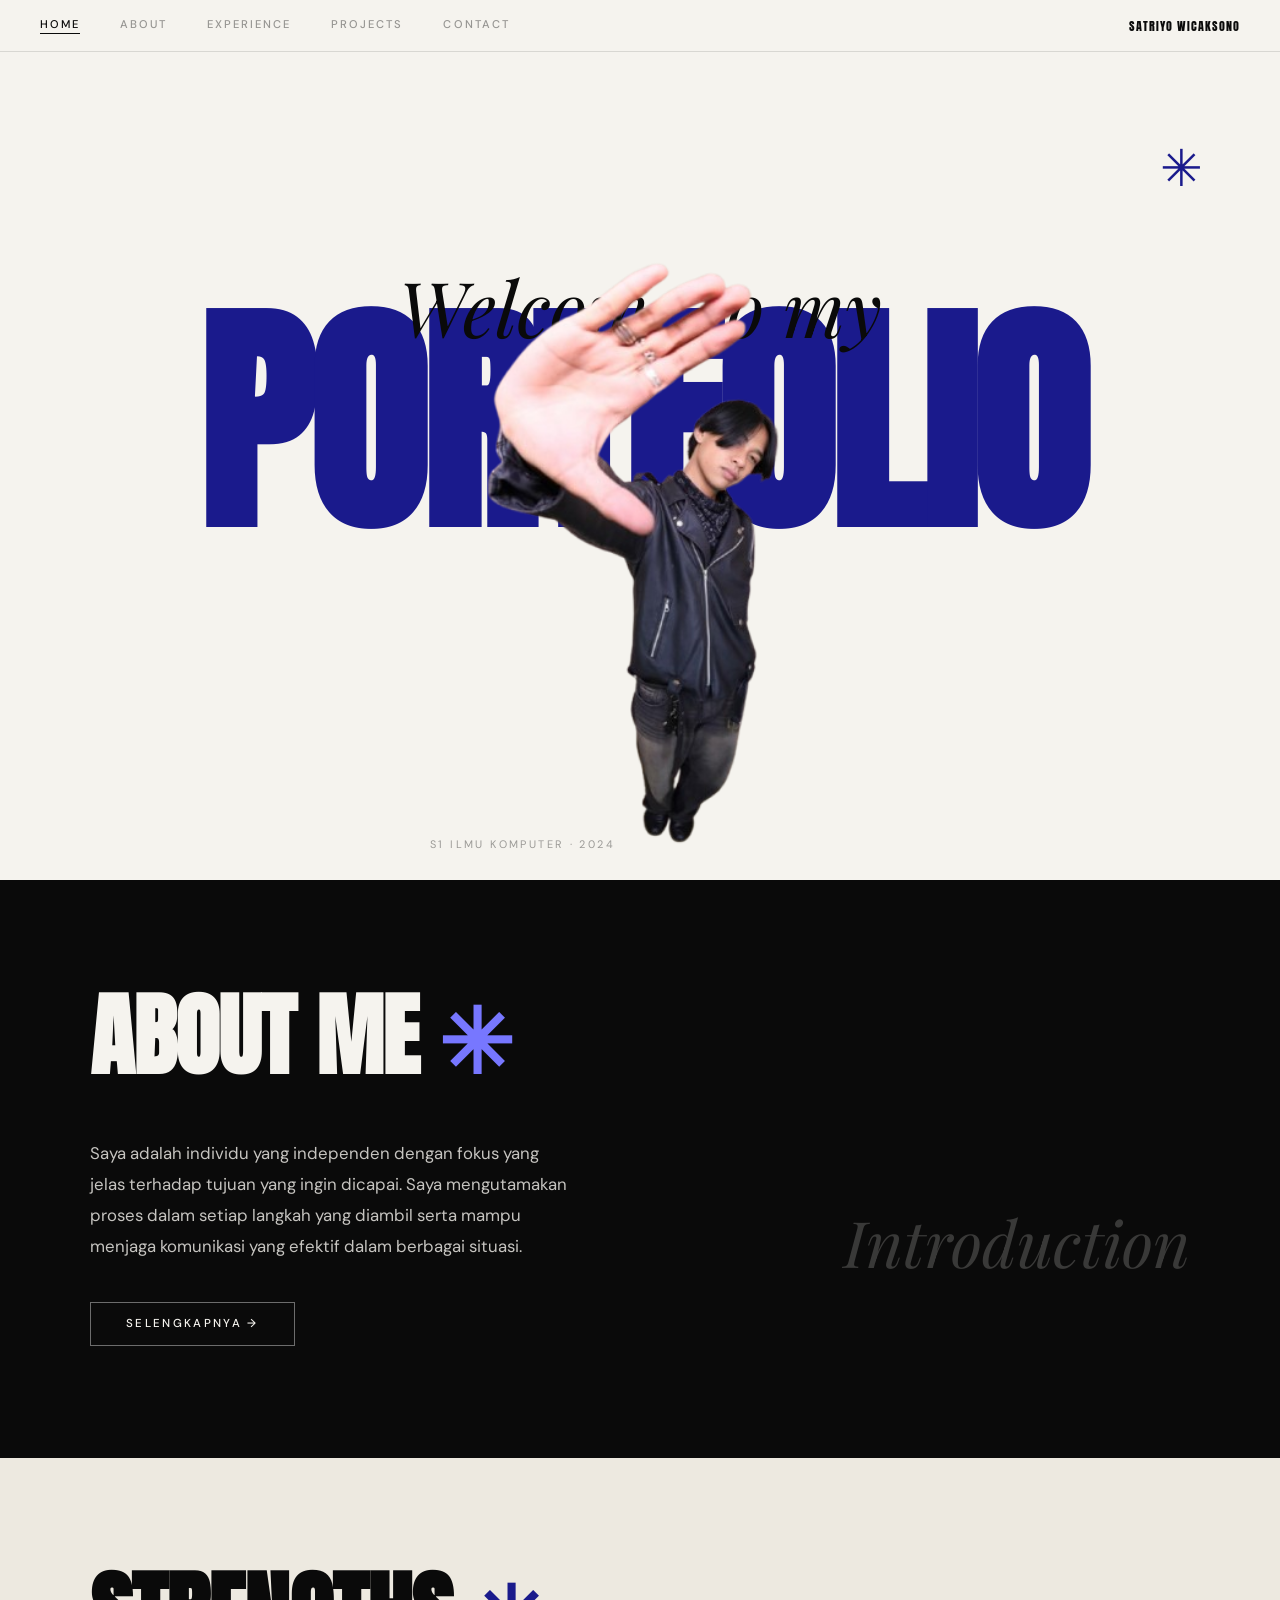
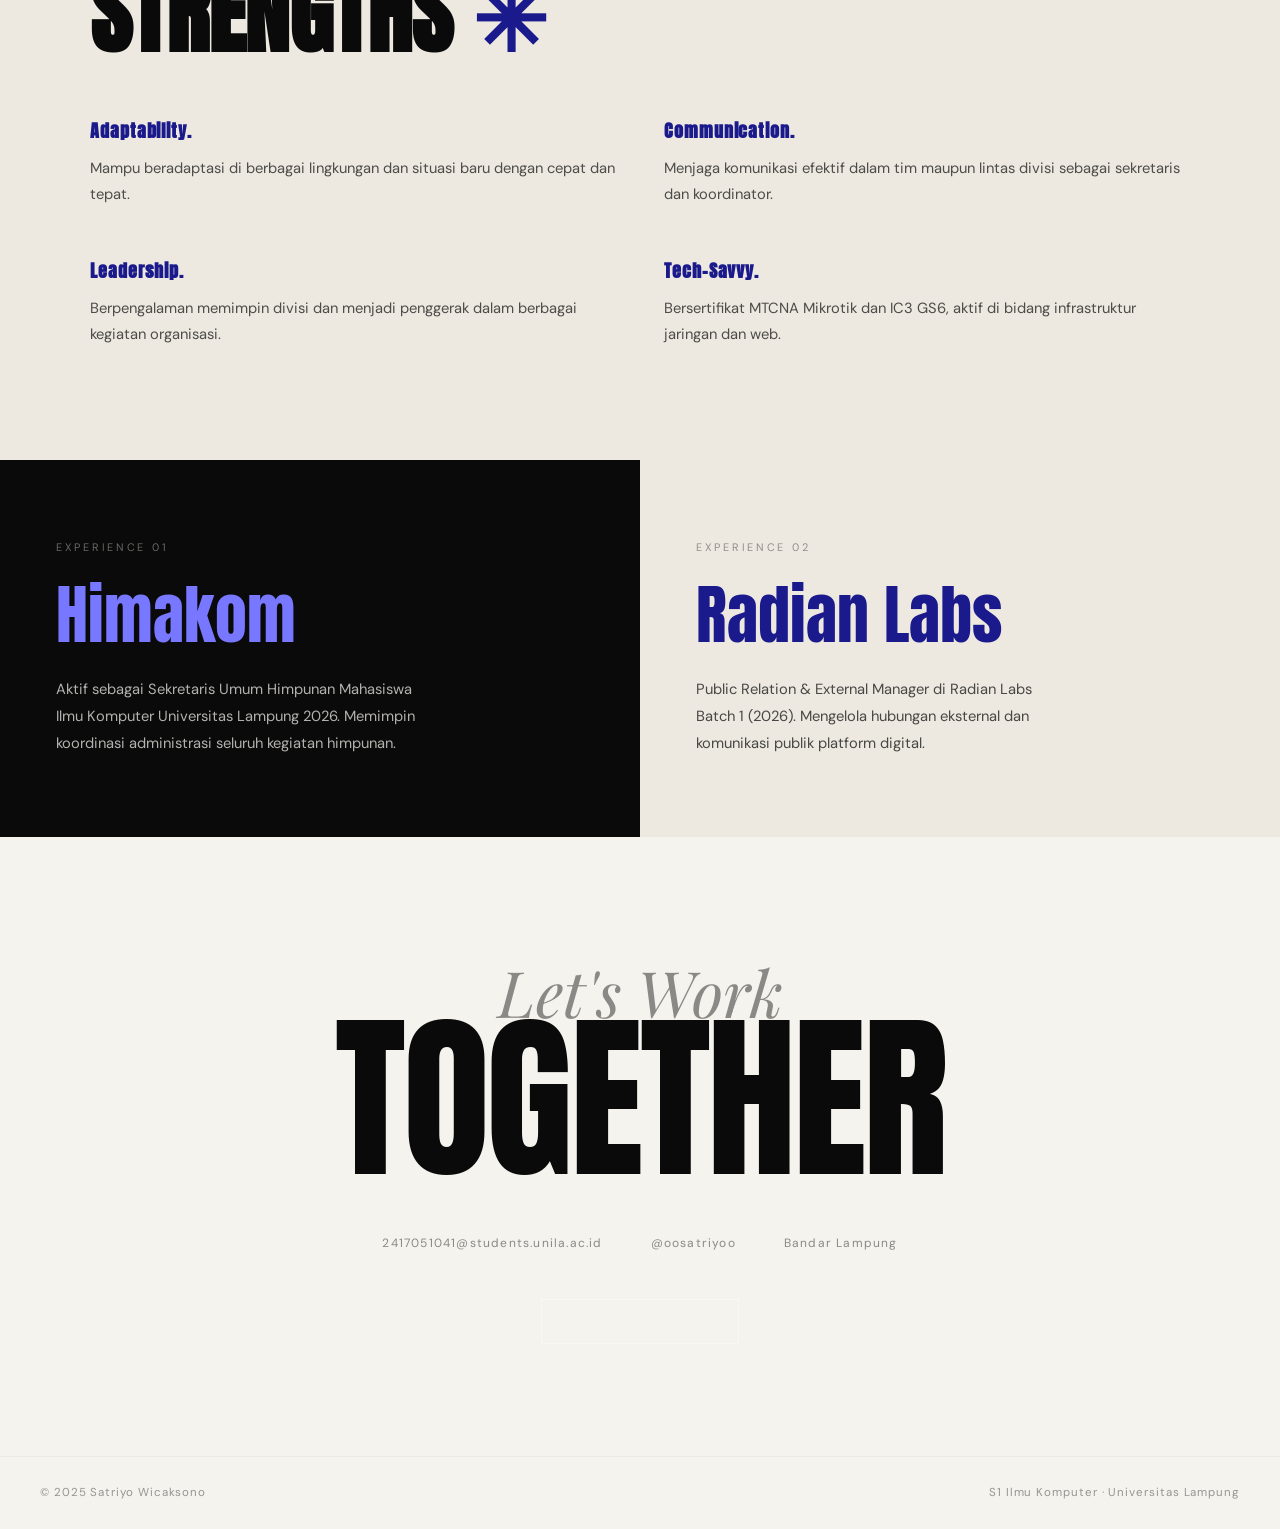
<file: index.html>
<!DOCTYPE html>
<html lang="id">
<head>
<meta charset="UTF-8">
<meta name="viewport" content="width=device-width, initial-scale=1.0">
<title>Satriyo Wicaksono — Portfolio</title>
<link href="https://fonts.googleapis.com/css2?family=Anton&family=DM+Sans:ital,opsz,wght@0,9..40,300;0,9..40,400;0,9..40,500;1,9..40,300&family=Playfair+Display:ital@1&display=swap" rel="stylesheet">
<link rel="stylesheet" href="style.css">
</head>
<body>

<header class="nav-top">
  <nav class="page-nav">
    <a href="index.html" class="active">HOME</a>
    <a href="about.html">ABOUT</a>
    <a href="experience.html">EXPERIENCE</a>
    <a href="projects.html">PROJECTS</a>
    <a href="contact.html">CONTACT</a>
  </nav>
  <span class="nav-side nav-logo">SATRIYO WICAKSONO</span>
</header>

<section class="hero">
  <h1 class="hero-title">PORTFOLIO</h1>
  <span class="hero-script">Welcome to my</span>
  <div class="hero-asterisk">✳</div>
  <div class="hero-img-wrap">
    <!-- Ganti dengan: <img src="foto-nobg.png" alt="Satriyo Wicaksono"> -->
<div class="hero-img-placeholder">
  <img src="assets/satriyo.png" alt="Foto Satriyo">
</div>
  <div class="hero-tag">S1 ILMU KOMPUTER · 2024</div>
</section>

<section class="band dark">
  <div class="band-inner">
    <h2 class="band-head">ABOUT ME <span class="band-star">✳</span></h2>
    <div class="band-content">
      <div class="band-text">
        <p>Saya adalah individu yang independen dengan fokus yang jelas terhadap tujuan yang ingin dicapai. Saya mengutamakan proses dalam setiap langkah yang diambil serta mampu menjaga komunikasi yang efektif dalam berbagai situasi.</p>
        <a href="about.html" class="btn-outline-light">SELENGKAPNYA →</a>
      </div>
      <div class="band-script">Introduction</div>
    </div>
  </div>
</section>

<section class="band light">
  <div class="band-inner">
    <h2 class="band-head dark-text">STRENGTHS <span class="band-star">✳</span></h2>
    <div class="strengths-grid">
      <div class="strength-item">
        <h3>Adaptability.</h3>
        <p>Mampu beradaptasi di berbagai lingkungan dan situasi baru dengan cepat dan tepat.</p>
      </div>
      <div class="strength-item">
        <h3>Communication.</h3>
        <p>Menjaga komunikasi efektif dalam tim maupun lintas divisi sebagai sekretaris dan koordinator.</p>
      </div>
      <div class="strength-item">
        <h3>Leadership.</h3>
        <p>Berpengalaman memimpin divisi dan menjadi penggerak dalam berbagai kegiatan organisasi.</p>
      </div>
      <div class="strength-item">
        <h3>Tech-Savvy.</h3>
        <p>Bersertifikat MTCNA Mikrotik dan IC3 GS6, aktif di bidang infrastruktur jaringan dan web.</p>
      </div>
    </div>
  </div>
</section>

<section class="exp-preview">
  <div class="exp-prev-item dark">
    <div class="exp-label">EXPERIENCE 01</div>
    <div class="exp-prev-title">Himakom</div>
    <p>Aktif sebagai Sekretaris Umum Himpunan Mahasiswa Ilmu Komputer Universitas Lampung 2026. Memimpin koordinasi administrasi seluruh kegiatan himpunan.</p>
  </div>
  <div class="exp-prev-item light">
    <div class="exp-label">EXPERIENCE 02</div>
    <div class="exp-prev-title accent">Radian Labs</div>
    <p>Public Relation & External Manager di Radian Labs Batch 1 (2026). Mengelola hubungan eksternal dan komunikasi publik platform digital.</p>
  </div>
</section>

<section class="cta dark">
  <div class="cta-script">Let's Work</div>
  <div class="cta-big">TOGETHER</div>
  <div class="cta-contacts">
    <span>2417051041@students.unila.ac.id</span>
    <span>@oosatriyoo</span>
    <span>Bandar Lampung</span>
  </div>
  <a href="contact.html" class="btn-outline-light cta-btn">HUBUNGI SAYA →</a>
</section>

<footer class="footer">
  <span>© 2025 Satriyo Wicaksono</span>
  <span>S1 Ilmu Komputer · Universitas Lampung</span>
</footer>

<script src="main.js"></script>
</body>
</html>
</file>
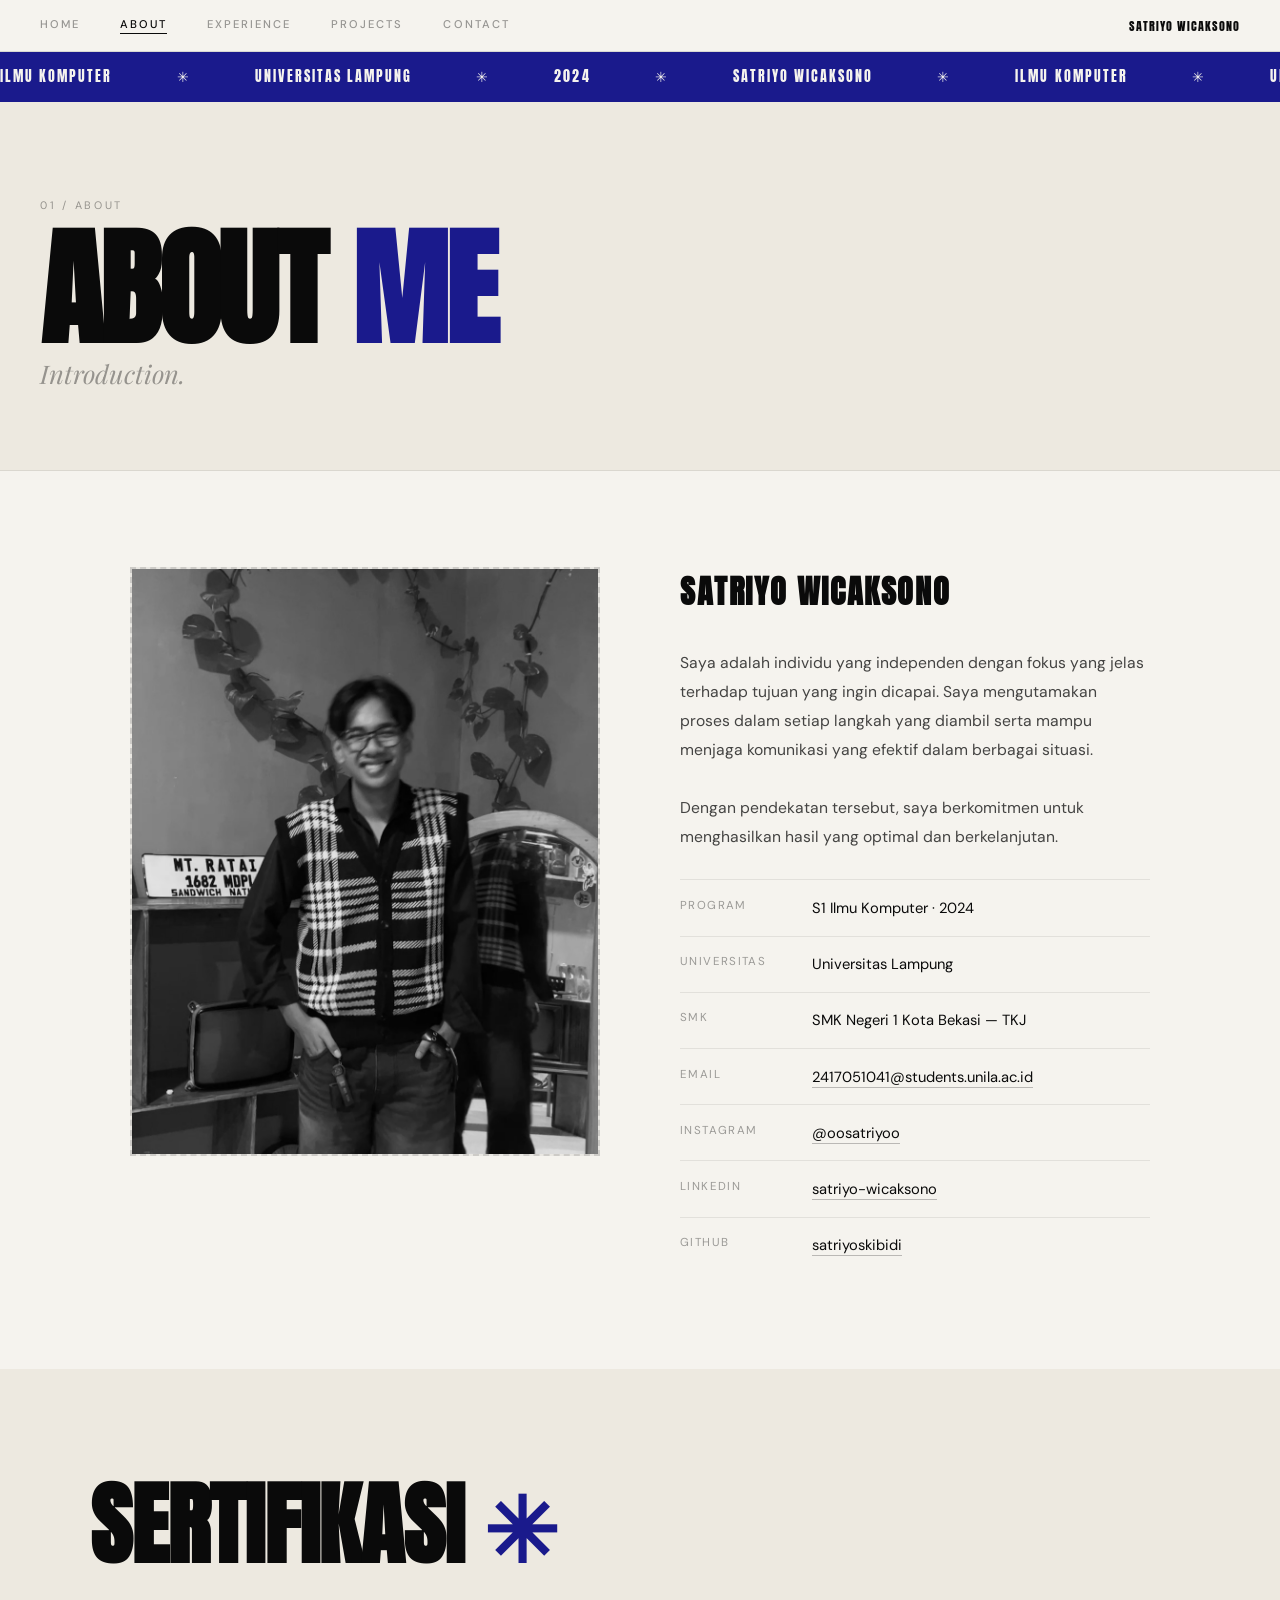
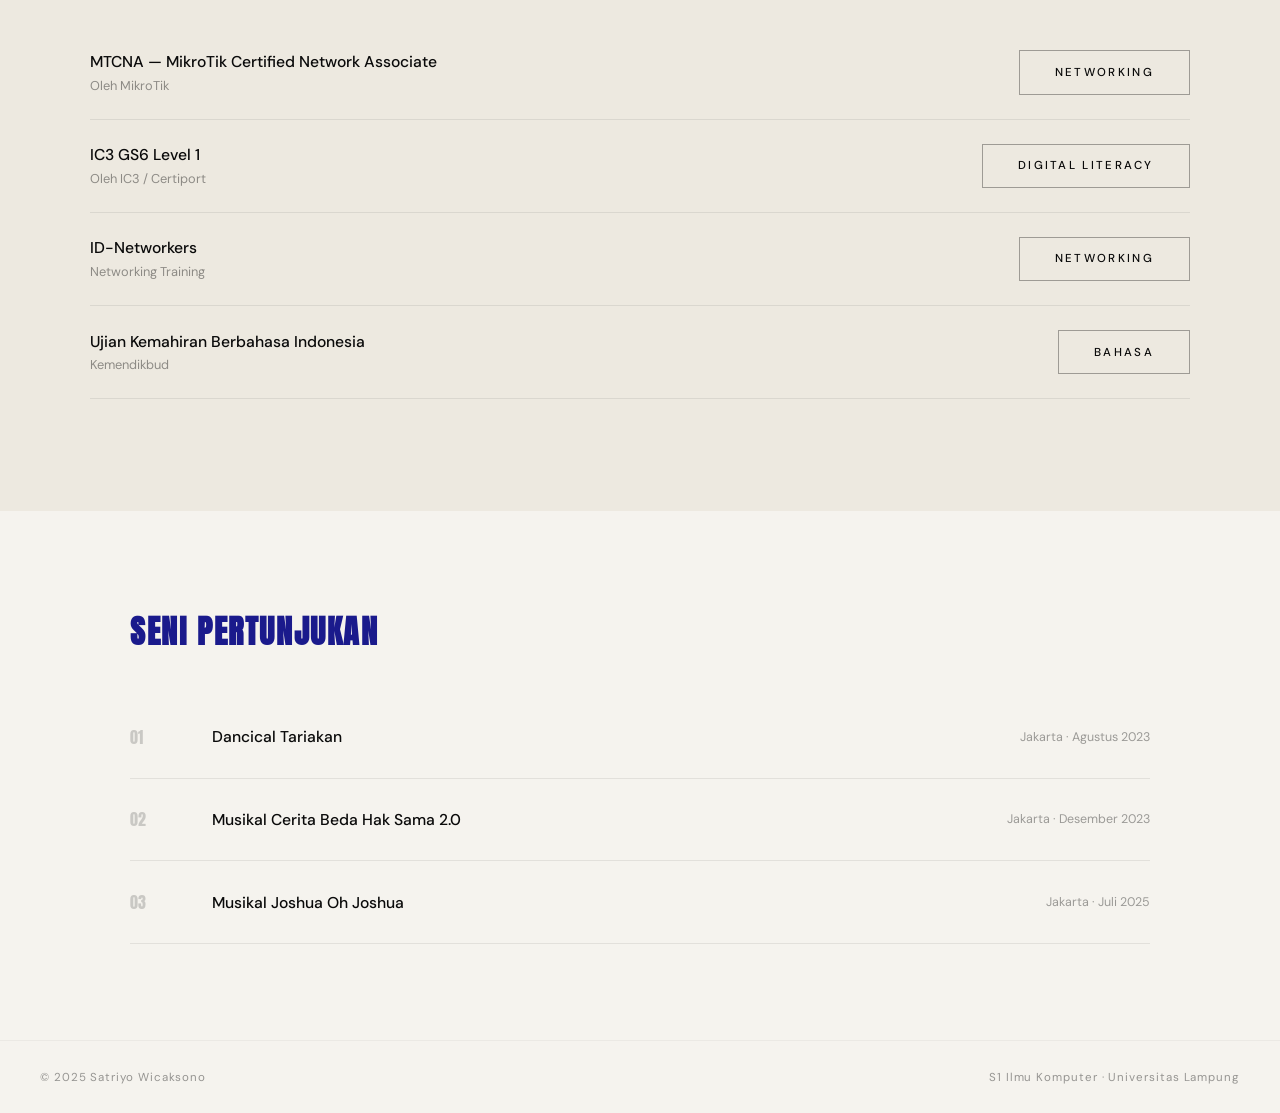
<file: about.html>
<!DOCTYPE html>
<html lang="id">
<head>
<meta charset="UTF-8">
<meta name="viewport" content="width=device-width, initial-scale=1.0">
<title>About — Satriyo Wicaksono</title>
<link href="https://fonts.googleapis.com/css2?family=Anton&family=DM+Sans:ital,opsz,wght@0,9..40,300;0,9..40,400;0,9..40,500;1,9..40,300&family=Playfair+Display:ital@1&display=swap" rel="stylesheet">
<link rel="stylesheet" href="style.css">
</head>
<body>

<header class="nav-top">
  <nav class="page-nav">
    <a href="index.html">HOME</a>
    <a href="about.html" class="active">ABOUT</a>
    <a href="experience.html">EXPERIENCE</a>
    <a href="projects.html">PROJECTS</a>
    <a href="contact.html">CONTACT</a>
  </nav>
  <span class="nav-side nav-logo">SATRIYO WICAKSONO</span>
</header>

<div class="ticker">
  <div class="ticker-inner">
    <span>ILMU KOMPUTER</span><span>✳</span><span>UNIVERSITAS LAMPUNG</span><span>✳</span>
    <span>2024</span><span>✳</span><span>SATRIYO WICAKSONO</span><span>✳</span>
    <span>ILMU KOMPUTER</span><span>✳</span><span>UNIVERSITAS LAMPUNG</span><span>✳</span>
    <span>2024</span><span>✳</span><span>SATRIYO WICAKSONO</span><span>✳</span>
  </div>
</div>

<div class="page-hero">
  <span class="label">01 / ABOUT</span>
  <h1>ABOUT <span>ME</span></h1>
  <div class="subtitle">Introduction.</div>
</div>

<div class="section-content">
  <div class="about-grid">
    <div class="about-photo">
      <div>
  <img src="assets/profile.jpeg" alt="Satriyo Wicaksono">
</div>
    </div>
    <div class="about-info">
      <h2>SATRIYO WICAKSONO</h2>
      <p>Saya adalah individu yang independen dengan fokus yang jelas terhadap tujuan yang ingin dicapai. Saya mengutamakan proses dalam setiap langkah yang diambil serta mampu menjaga komunikasi yang efektif dalam berbagai situasi.</p>
      <p>Dengan pendekatan tersebut, saya berkomitmen untuk menghasilkan hasil yang optimal dan berkelanjutan.</p>
      <div class="info-row"><span class="info-label">Program</span><span class="info-value">S1 Ilmu Komputer · 2024</span></div>
      <div class="info-row"><span class="info-label">Universitas</span><span class="info-value">Universitas Lampung</span></div>
      <div class="info-row"><span class="info-label">SMK</span><span class="info-value">SMK Negeri 1 Kota Bekasi — TKJ</span></div>
      <div class="info-row"><span class="info-label">Email</span><span class="info-value"><a href="mailto:2417051041@students.unila.ac.id">2417051041@students.unila.ac.id</a></span></div>
      <div class="info-row"><span class="info-label">Instagram</span><span class="info-value"><a href="https://instagram.com/oosatriyoo" target="_blank">@oosatriyoo</a></span></div>
      <div class="info-row"><span class="info-label">LinkedIn</span><span class="info-value"><a href="https://www.linkedin.com/in/satriyo-wicaksono-63020828b" target="_blank">satriyo-wicaksono</a></span></div>
      <div class="info-row"><span class="info-label">GitHub</span><span class="info-value"><a href="https://github.com/satriyoskibidi" target="_blank">satriyoskibidi</a></span></div>
    </div>
  </div>
</div>

<div class="band light">
  <div class="band-inner">
    <h2 class="band-head dark-text">SERTIFIKASI <span class="band-star">✳</span></h2>
    <div class="cert-list">
      <div class="cert-item">
        <div><div class="cert-name">MTCNA — MikroTik Certified Network Associate</div><div class="cert-by">Oleh MikroTik</div></div>
        <span class="btn-outline-dark">NETWORKING</span>
      </div>
      <div class="cert-item">
        <div><div class="cert-name">IC3 GS6 Level 1</div><div class="cert-by">Oleh IC3 / Certiport</div></div>
        <span class="btn-outline-dark">DIGITAL LITERACY</span>
      </div>
      <div class="cert-item">
        <div><div class="cert-name">ID-Networkers</div><div class="cert-by">Networking Training</div></div>
        <span class="btn-outline-dark">NETWORKING</span>
      </div>
      <div class="cert-item">
        <div><div class="cert-name">Ujian Kemahiran Berbahasa Indonesia</div><div class="cert-by">Kemendikbud</div></div>
        <span class="btn-outline-dark">BAHASA</span>
      </div>
    </div>
  </div>
</div>

<div class="section-content">
  <h2 style="font-family:var(--font-display);font-size:2rem;letter-spacing:0.05em;margin-bottom:2.5rem;color:var(--accent);">SENI PERTUNJUKAN</h2>
  <div class="seni-list">
    <div class="seni-item"><span class="seni-num">01</span><span class="seni-title">Dancical Tariakan</span><span class="seni-date">Jakarta · Agustus 2023</span></div>
    <div class="seni-item"><span class="seni-num">02</span><span class="seni-title">Musikal Cerita Beda Hak Sama 2.0</span><span class="seni-date">Jakarta · Desember 2023</span></div>
    <div class="seni-item"><span class="seni-num">03</span><span class="seni-title">Musikal Joshua Oh Joshua</span><span class="seni-date">Jakarta · Juli 2025</span></div>
  </div>
</div>

<footer class="footer">
  <span>© 2025 Satriyo Wicaksono</span>
  <span>S1 Ilmu Komputer · Universitas Lampung</span>
</footer>

<script src="main.js"></script>
</body>
</html>
</file>
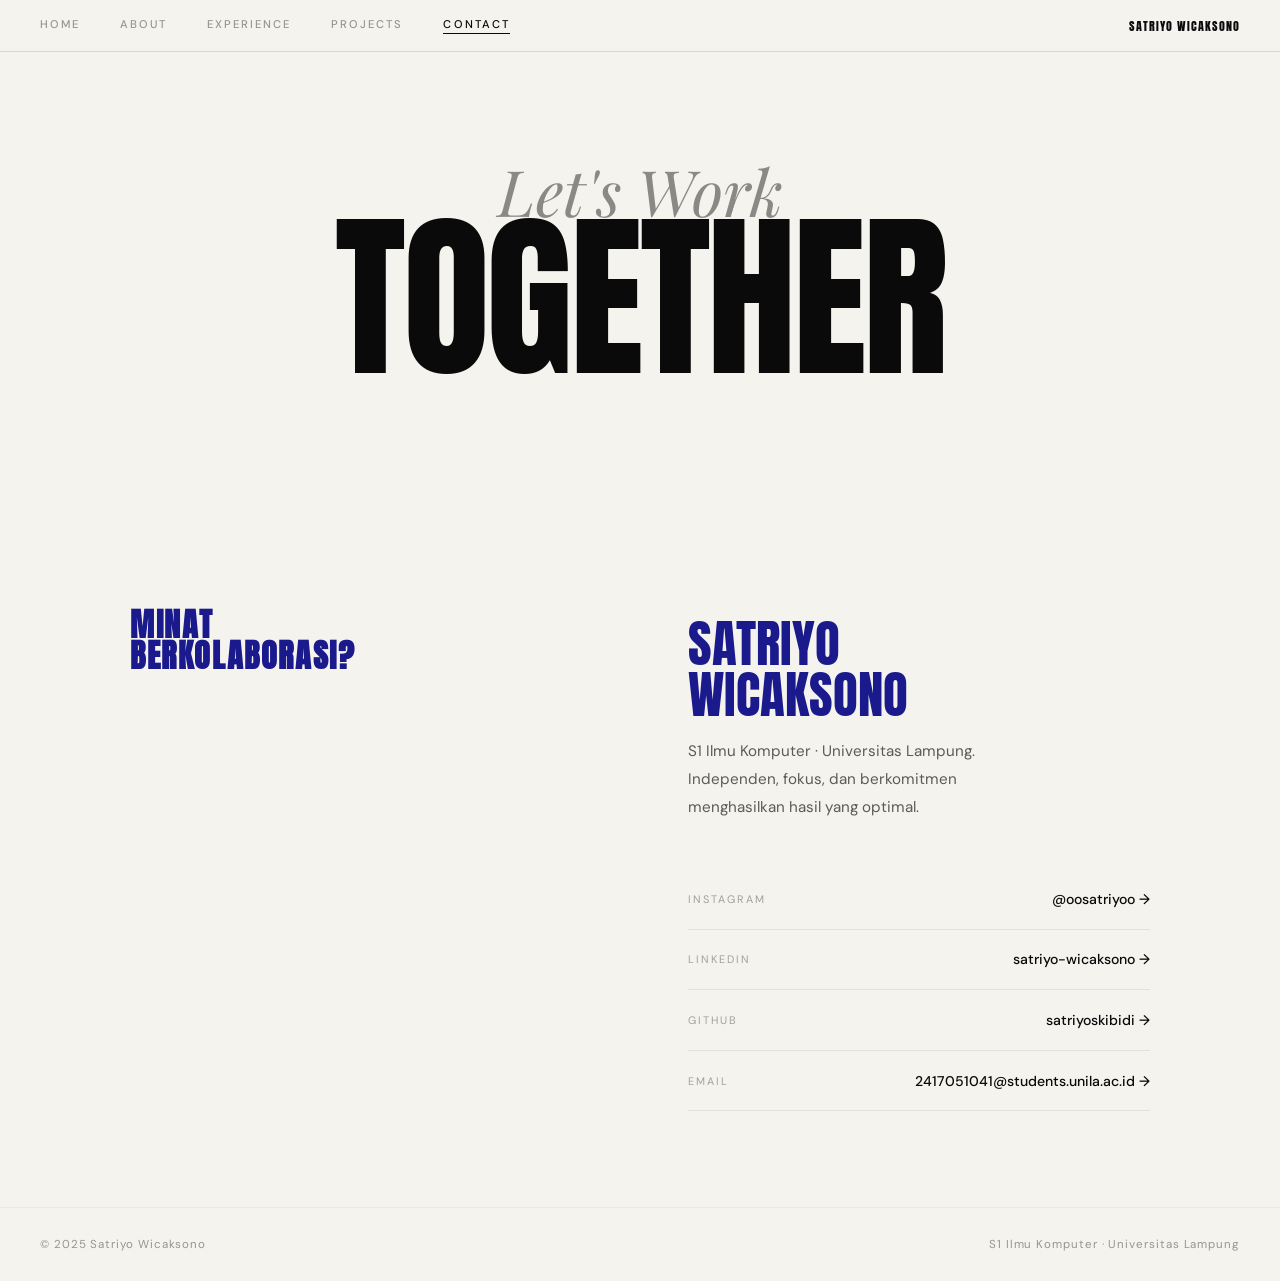
<file: contact.html>
<!DOCTYPE html>
<html lang="id">
<head>
<meta charset="UTF-8">
<meta name="viewport" content="width=device-width, initial-scale=1.0">
<title>Contact — Satriyo Wicaksono</title>

<link href="https://fonts.googleapis.com/css2?family=Anton&family=DM+Sans:ital,opsz,wght@0,9..40,300;0,9..40,400;0,9..40,500;1,9..40,300&family=Playfair+Display:ital@1&display=swap" rel="stylesheet">
<link rel="stylesheet" href="style.css">
</head>

<body>

<header class="nav-top">
  <nav class="page-nav">
    <a href="index.html">HOME</a>
    <a href="about.html">ABOUT</a>
    <a href="experience.html">EXPERIENCE</a>
    <a href="projects.html">PROJECTS</a>
    <a href="contact.html" class="active">CONTACT</a>
  </nav>
  <span class="nav-side nav-logo">SATRIYO WICAKSONO</span>
</header>

<section class="cta dark" style="padding:6rem 2.5rem 5rem;">
  <div class="cta-script">Let's Work</div>
  <div class="cta-big">TOGETHER</div>
</section>

<div class="section-content">
  <div class="contact-grid">

    <div class="contact-info">
      <h2 class="cta-left">
        MINAT<br>BERKOLABORASI?
      </h2>
    </div>

    <div style="display:flex;flex-direction:column;gap:3rem;padding-top:0.5rem;">
      
      <div>
        <div style="font-family:var(--font-display);font-size:clamp(2rem,4vw,3.5rem);line-height:1;color:var(--accent);margin-bottom:1rem;">
          SATRIYO<br>WICAKSONO
        </div>
        <p style="font-size:0.95rem;line-height:1.85;opacity:0.65;max-width:34ch;">
          S1 Ilmu Komputer · Universitas Lampung. Independen, fokus, dan berkomitmen menghasilkan hasil yang optimal.
        </p>
      </div>

      <div style="display:flex;flex-direction:column;gap:0;">
        <a href="https://instagram.com/oosatriyoo" target="_blank" class="sosmed-row">
          <span class="sosmed-label">INSTAGRAM</span>
          <span class="sosmed-handle">@oosatriyoo →</span>
        </a>
        <a href="https://www.linkedin.com/in/satriyo-wicaksono-63020828b" target="_blank" class="sosmed-row">
          <span class="sosmed-label">LINKEDIN</span>
          <span class="sosmed-handle">satriyo-wicaksono →</span>
        </a>
        <a href="https://github.com/satriyoskibidi" target="_blank" class="sosmed-row">
          <span class="sosmed-label">GITHUB</span>
          <span class="sosmed-handle">satriyoskibidi →</span>
        </a>
        <a href="mailto:2417051041@students.unila.ac.id" class="sosmed-row">
          <span class="sosmed-label">EMAIL</span>
          <span class="sosmed-handle">2417051041@students.unila.ac.id →</span>
        </a>
      </div>

    </div>

  </div>
</div>

<footer class="footer">
  <span>© 2025 Satriyo Wicaksono</span>
  <span>S1 Ilmu Komputer · Universitas Lampung</span>
</footer>

<style>
.sosmed-row {
  display: flex;
  justify-content: space-between;
  align-items: center;
  padding: 1.3rem 0;
  border-bottom: 1px solid rgba(10,10,10,0.08);
  transition: padding-left 0.2s;
  color: var(--black);
}
.sosmed-row:hover { padding-left: 0.5rem; color: var(--accent); }
.sosmed-label { font-size: 0.68rem; letter-spacing: 0.18em; opacity: 0.35; }
.sosmed-handle { font-size: 0.88rem; font-weight: 500; }

.cta-left {
  font-family: var(--font-display);
  font-size: clamp(3rem, 6vw, 5.5rem);
  line-height: 0.95;
  letter-spacing: -0.01em;
  color: var(--accent);
}

.contact-info {
  display: flex;
  align-items: center;
}
</style>

<script src="main.js"></script>
</body>
</html>
</file>
<file: style.css>
*, *::before, *::after { margin: 0; padding: 0; box-sizing: border-box; }

:root {
  --black: #0a0a0a;
  --white: #f5f3ee;
  --cream: #ede9e0;
  --accent: #1a1a8c;
  --font-display: 'Anton', sans-serif;
  --font-body: 'DM Sans', sans-serif;
  --font-script: 'Playfair Display', serif;
}

html { scroll-behavior: smooth; }
body { font-family: var(--font-body); background: var(--white); color: var(--black); overflow-x: hidden; }
a { text-decoration: none; color: inherit; }

.nav-top {
  display: flex;
  justify-content: space-between;
  align-items: center;
  padding: 0 2.5rem;
  height: 52px;
  border-bottom: 1px solid rgba(10,10,10,0.12);
  position: sticky;
  top: 0;
  background: var(--white);
  z-index: 100;
}
.nav-side {
  font-size: 0.68rem;
  letter-spacing: 0.18em;
  opacity: 0.45;
  white-space: nowrap;
  min-width: 130px;
}
.nav-logo { text-align: right; font-family: var(--font-display); font-size: 0.78rem; letter-spacing: 0.08em; opacity: 1; }

.page-nav {
  display: flex;
  gap: 2.5rem;
  align-items: center;
}
.page-nav a {
  font-size: 0.7rem;
  letter-spacing: 0.18em;
  font-weight: 500;
  opacity: 0.4;
  transition: opacity 0.2s;
  padding-bottom: 2px;
  border-bottom: 1.5px solid transparent;
}
.page-nav a:hover,
.page-nav a.active { opacity: 1; border-bottom-color: var(--black); }

.hero {
  position: relative;
  width: 100%;
  min-height: 92vh;
  display: flex;
  align-items: center;
  justify-content: center;
  overflow: hidden;
  background: var(--white);
}

.hero-title {
  position: absolute;
  font-family: var(--font-display);
  font-size: clamp(5rem, 19vw, 17rem);
  line-height: 1;
  letter-spacing: -0.02em;
  color: var(--accent);
  z-index: 1;
  text-align: center;
  width: 100%;
  top: 45%;
  transform: translateY(-50%);
  animation: slideUp 0.9s cubic-bezier(.16,1,.3,1) both;
  user-select: none;
}
@keyframes slideUp {
  from { opacity: 0; transform: translateY(calc(-50% + 60px)); }
  to   { opacity: 1; transform: translateY(-50%); }
}

.hero-script {
  position: absolute;
  font-family: var(--font-script);
  font-style: italic;
  font-size: clamp(2rem, 6vw, 5rem);
  color: var(--black);
  z-index: 2;
  top: calc(40% - clamp(4rem, 10vw, 9rem));
  left: 50%;
  transform: translateX(-50%);
  white-space: nowrap;
  animation: fadeIn 0.7s ease 0.3s both;
}
@keyframes fadeIn { from { opacity: 0; } to { opacity: 1; } }

.hero-asterisk {
  position: absolute;
  top: 10%;
  right: 6%;
  font-size: clamp(2rem, 4vw, 3.5rem);
  color: var(--accent);
  z-index: 5;
  animation: spin 12s linear infinite;
}
@keyframes spin { to { transform: rotate(360deg); } }

.hero-img-wrap {
  position: absolute;
  bottom: 0;
  left: 50%;
  transform: translateX(-50%);
  width: clamp(500px, 26vw, 450px);
  z-index: 3;
  pointer-events: none;
}
.hero-img-wrap img { width: 100%; display: block; }

.hero-tag {
  position: absolute;
  bottom: 1.8rem;
  left: 2.5rem;
  font-size: 0.68rem;
  letter-spacing: 0.22em;
  opacity: 0.38;
  z-index: 6;
}

.band { padding: 7rem 2.5rem; }
.band.dark { background: var(--black); color: var(--white); }
.band.light { background: var(--cream); }
.band-inner { max-width: 1100px; margin: 0 auto; }

.band-head {
  font-family: var(--font-display);
  font-size: clamp(2.5rem, 7vw, 6rem);
  line-height: 1;
  margin-bottom: 3.5rem;
  letter-spacing: -0.01em;
}
.dark-text { color: var(--black); }
.band-star { color: #7777ff; }
.band.light .band-star { color: var(--accent); }

.band-content {
  display: grid;
  grid-template-columns: 1fr 1fr;
  gap: 4rem;
  align-items: center;
}
.band-text p {
  font-size: 1.05rem;
  line-height: 1.85;
  opacity: 0.8;
  margin-bottom: 2.5rem;
  max-width: 40ch;
}
.band-script {
  font-family: var(--font-script);
  font-style: italic;
  font-size: clamp(2.5rem, 5vw, 4.5rem);
  opacity: 0.2;
  text-align: right;
  line-height: 1;
}

.strengths-grid {
  display: grid;
  grid-template-columns: repeat(2, 1fr);
  gap: 3rem;
}
.strength-item h3 {
  font-family: var(--font-display);
  font-size: 1.15rem;
  letter-spacing: 0.05em;
  margin-bottom: 0.7rem;
  color: var(--accent);
}
.strength-item p {
  font-size: 0.92rem;
  line-height: 1.8;
  opacity: 0.7;
}

.exp-preview { display: grid; grid-template-columns: 1fr 1fr; }
.exp-prev-item {
  padding: 5rem 3.5rem;
  display: flex;
  flex-direction: column;
  gap: 1.8rem;
}
.exp-prev-item.dark { background: var(--black); color: var(--white); }
.exp-prev-item.light { background: var(--cream); }

.exp-label {
  font-size: 0.68rem;
  letter-spacing: 0.25em;
  opacity: 0.4;
}
.exp-prev-title {
  font-family: var(--font-display);
  font-size: clamp(2.5rem, 5vw, 4.5rem);
  line-height: 1;
  color: #7777ff;
}
.exp-prev-title.accent { color: var(--accent); }
.exp-prev-item p {
  font-size: 0.92rem;
  line-height: 1.85;
  opacity: 0.72;
  max-width: 36ch;
}
.exp-prev-item.light p { color: var(--black); }

.cta {
  padding: 7rem 2.5rem;
  text-align: center;
  position: relative;
  overflow: hidden;
}
.cta-script {
  font-family: var(--font-script);
  font-style: italic;
  font-size: clamp(2rem, 5vw, 4rem);
  opacity: 0.45;
  margin-bottom: -1rem;
}
.cta-big {
  font-family: var(--font-display);
  font-size: clamp(4rem, 14vw, 12rem);
  line-height: 0.9;
  letter-spacing: -0.02em;
  margin-bottom: 3.5rem;
}
.cta-contacts {
  display: flex;
  justify-content: center;
  gap: 3rem;
  flex-wrap: wrap;
  font-size: 0.75rem;
  letter-spacing: 0.1em;
  opacity: 0.45;
  margin-bottom: 3rem;
}

.btn-outline-light {
  display: inline-block;
  border: 1px solid rgba(255,255,255,0.4);
  color: var(--white);
  padding: 0.85rem 2.2rem;
  font-size: 0.72rem;
  letter-spacing: 0.2em;
  font-family: var(--font-body);
  font-weight: 500;
  transition: all 0.25s;
}
.btn-outline-light:hover { background: var(--white); color: var(--black); border-color: var(--white); }

.btn-outline-dark {
  display: inline-block;
  border: 1px solid rgba(10,10,10,0.35);
  color: var(--black);
  padding: 0.85rem 2.2rem;
  font-size: 0.72rem;
  letter-spacing: 0.2em;
  font-family: var(--font-body);
  font-weight: 500;
  transition: all 0.25s;
}
.btn-outline-dark:hover { background: var(--black); color: var(--white); }

.footer {
  padding: 1.8rem 2.5rem;
  border-top: 1px solid rgba(10,10,10,0.1);
  display: flex;
  justify-content: space-between;
  font-size: 0.72rem;
  letter-spacing: 0.08em;
  opacity: 0.4;
  background: var(--white);
  flex-wrap: wrap;
  gap: 0.5rem;
}

.page-hero {
  padding: 6rem 2.5rem 5rem;
  border-bottom: 1px solid rgba(10,10,10,0.08);
  background: var(--cream);
}
.page-hero .label {
  font-size: 0.68rem;
  letter-spacing: 0.25em;
  opacity: 0.38;
  margin-bottom: 1.2rem;
  display: block;
}
.page-hero h1 {
  font-family: var(--font-display);
  font-size: clamp(3.5rem, 10vw, 9rem);
  line-height: 0.9;
  letter-spacing: -0.02em;
  color: var(--black);
}
.page-hero h1 span { color: var(--accent); }
.page-hero .subtitle {
  font-family: var(--font-script);
  font-style: italic;
  font-size: 1.6rem;
  opacity: 0.38;
  margin-top: 0.6rem;
}
.section-content { max-width: 1100px; margin: 0 auto; padding: 6rem 2.5rem; }

.project-img {
  padding: 0;
  overflow: hidden;
}

.project-img img {
  width: 100%;
  height: 100%;
  object-fit: cover;
  display: block;
}

.project-img img {
  transition: transform 0.4s ease;
}

.project-card:hover .project-img img {
  transform: scale(1.05);
}

.about-grid { display: grid; grid-template-columns: 1fr 1fr; gap: 5rem; align-items: start; }
.about-photo {
  width: 100%;
  aspect-ratio: 4/5;
  background: rgba(10,10,10,0.05);
  border: 2px dashed rgba(10,10,10,0.12);
  display: flex;
  flex-direction: column;
  align-items: center;
  justify-content: center;
  gap: 0.5rem;
  font-size: 0.68rem;
  color: rgba(10,10,10,0.3);
  text-transform: uppercase;
  letter-spacing: 0.1em;
}
.about-photo img { width: 100%; height: 100%; object-fit: cover; filter: grayscale(100%); }
.about-info h2 { font-family: var(--font-display); font-size: 2rem; letter-spacing: 0.05em; margin-bottom: 2rem; }
.about-info p { font-size: 0.98rem; line-height: 1.85; opacity: 0.75; margin-bottom: 1.8rem; }
.info-row { display: flex; border-top: 1px solid rgba(10,10,10,0.08); padding: 1.1rem 0; gap: 2rem; }
.info-label { font-size: 0.72rem; letter-spacing: 0.12em; opacity: 0.38; min-width: 100px; text-transform: uppercase; }
.info-value { font-size: 0.92rem; }
.info-value a { border-bottom: 1px solid rgba(10,10,10,0.25); }
.info-value a:hover { color: var(--accent); border-bottom-color: var(--accent); }

.cert-list { margin-top: 2rem; }
.cert-item { display: flex; justify-content: space-between; align-items: center; padding: 1.5rem 0; border-bottom: 1px solid rgba(10,10,10,0.08); }
.cert-name { font-size: 0.98rem; font-weight: 500; }
.cert-by { font-size: 0.8rem; opacity: 0.42; margin-top: 0.3rem; }

.exp-grid { display: grid; grid-template-columns: 1fr 1fr; gap: 0; }
.exp-card {
  padding: 3.5rem 3rem;
  border-right: 1px solid rgba(10,10,10,0.08);
  border-bottom: 1px solid rgba(10,10,10,0.08);
  transition: background 0.25s;
}
.exp-card:nth-child(even) { border-right: none; }
.exp-card:hover { background: var(--cream); }
.exp-year { font-size: 0.7rem; letter-spacing: 0.15em; opacity: 0.38; margin-bottom: 0.6rem; }
.exp-role { font-family: var(--font-display); font-size: 1.2rem; letter-spacing: 0.04em; color: var(--accent); margin-bottom: 0.4rem; }
.exp-org { font-size: 0.92rem; font-weight: 500; margin-bottom: 0.9rem; }
.exp-place { font-size: 0.78rem; opacity: 0.42; }

.projects-grid { display: grid; grid-template-columns: repeat(2, 1fr); gap: 2px; background: rgba(10,10,10,0.1); }
.project-card { background: var(--white); padding: 4rem 3.5rem; }
.project-card.featured {
  grid-column: span 2;
  background: var(--black);
  color: var(--white);
  display: grid;
  grid-template-columns: 1fr 1fr;
  gap: 3rem;
  align-items: center;
}
.project-number { font-size: 0.68rem; letter-spacing: 0.2em; opacity: 0.32; margin-bottom: 0.6rem; }
.project-title { font-family: var(--font-display); font-size: clamp(2rem, 4vw, 3.5rem); line-height: 1; letter-spacing: -0.01em; margin-bottom: 0.6rem; }
.project-sub { font-family: var(--font-script); font-style: italic; font-size: 1.2rem; opacity: 0.38; margin-bottom: 1.5rem; display: block; }
.project-desc { font-size: 0.9rem; line-height: 1.8; opacity: 0.7; max-width: 36ch; }
.project-img { width: 100%; aspect-ratio: 4/3; background: rgba(255,255,255,0.04); border: 1px dashed rgba(255,255,255,0.12); display: flex; align-items: center; justify-content: center; font-family: var(--font-display); font-size: 1.5rem; opacity: 0.25; color: white; }
.project-img.light-box { background: rgba(10,10,10,0.04); border-color: rgba(10,10,10,0.1); color: var(--black); aspect-ratio: 16/9; margin-top: 1.8rem; }

.contact-grid { display: grid; grid-template-columns: 1fr 1fr; gap: 6rem; align-items: start; }
.contact-info h2 { font-family: var(--font-display); font-size: 2rem; letter-spacing: 0.05em; margin-bottom: 2.5rem; }
.contact-link { display: flex; align-items: baseline; gap: 1.2rem; padding: 1.4rem 0; border-bottom: 1px solid rgba(10,10,10,0.08); transition: padding-left 0.2s; }
.contact-link:hover { padding-left: 0.5rem; }
.cl-label { font-size: 0.7rem; letter-spacing: 0.15em; opacity: 0.32; min-width: 85px; text-transform: uppercase; }
.cl-value { font-size: 0.92rem; }
.cl-value a { border-bottom: 1px solid rgba(10,10,10,0.18); }
.cl-value a:hover { color: var(--accent); }

.seni-list { display: flex; flex-direction: column; }
.seni-item { display: grid; grid-template-columns: 50px 1fr auto; align-items: center; gap: 2rem; padding: 1.8rem 0; border-bottom: 1px solid rgba(10,10,10,0.08); }
.seni-num { font-family: var(--font-display); font-size: 1rem; opacity: 0.18; }
.seni-title { font-size: 0.98rem; font-weight: 500; }
.seni-date { font-size: 0.78rem; opacity: 0.38; }

.ticker { background: var(--accent); color: var(--white); padding: 0.9rem 0; overflow: hidden; white-space: nowrap; }
.ticker-inner { display: inline-flex; gap: 4rem; animation: ticker 20s linear infinite; }
.ticker-inner span { font-family: var(--font-display); font-size: 0.85rem; letter-spacing: 0.15em; }
@keyframes ticker { from { transform: translateX(0); } to { transform: translateX(-50%); } }

.filter-wrap { display: flex; gap: 0.8rem; padding: 2.5rem 2.5rem 0; flex-wrap: wrap; }
.filter-btn {
  background: transparent;
  border: 1px solid rgba(10,10,10,0.2);
  padding: 0.6rem 1.5rem;
  font-family: var(--font-body);
  font-size: 0.72rem;
  letter-spacing: 0.15em;
  cursor: pointer;
  transition: all 0.2s;
  color: var(--black);
}
.filter-btn:hover { background: var(--cream); }
.filter-btn.active { background: var(--black); color: var(--white); border-color: var(--black); }

@media (max-width: 900px) {
  .nav-top { padding: 0 1.5rem; }
  .page-nav { gap: 1.5rem; }
  .nav-side { display: none; }
}
@media (max-width: 768px) {
  .band { padding: 4.5rem 1.5rem; }
  .band-content { grid-template-columns: 1fr; }
  .strengths-grid { grid-template-columns: 1fr; gap: 2rem; }
  .exp-preview { grid-template-columns: 1fr; }
  .exp-grid { grid-template-columns: 1fr; }
  .exp-card { border-right: none; }
  .projects-grid { grid-template-columns: 1fr; }
  .project-card.featured { grid-column: span 1; grid-template-columns: 1fr; }
  .contact-grid { grid-template-columns: 1fr; gap: 3.5rem; }
  .about-grid { grid-template-columns: 1fr; }
  .cta-contacts { flex-direction: column; gap: 0.8rem; }
  .section-content { padding: 4rem 1.5rem; }
  .page-hero { padding: 4rem 1.5rem; }
  .page-nav { gap: 1rem; }
  .hero-title { font-size: clamp(4rem, 20vw, 10rem); }
}
</file>
